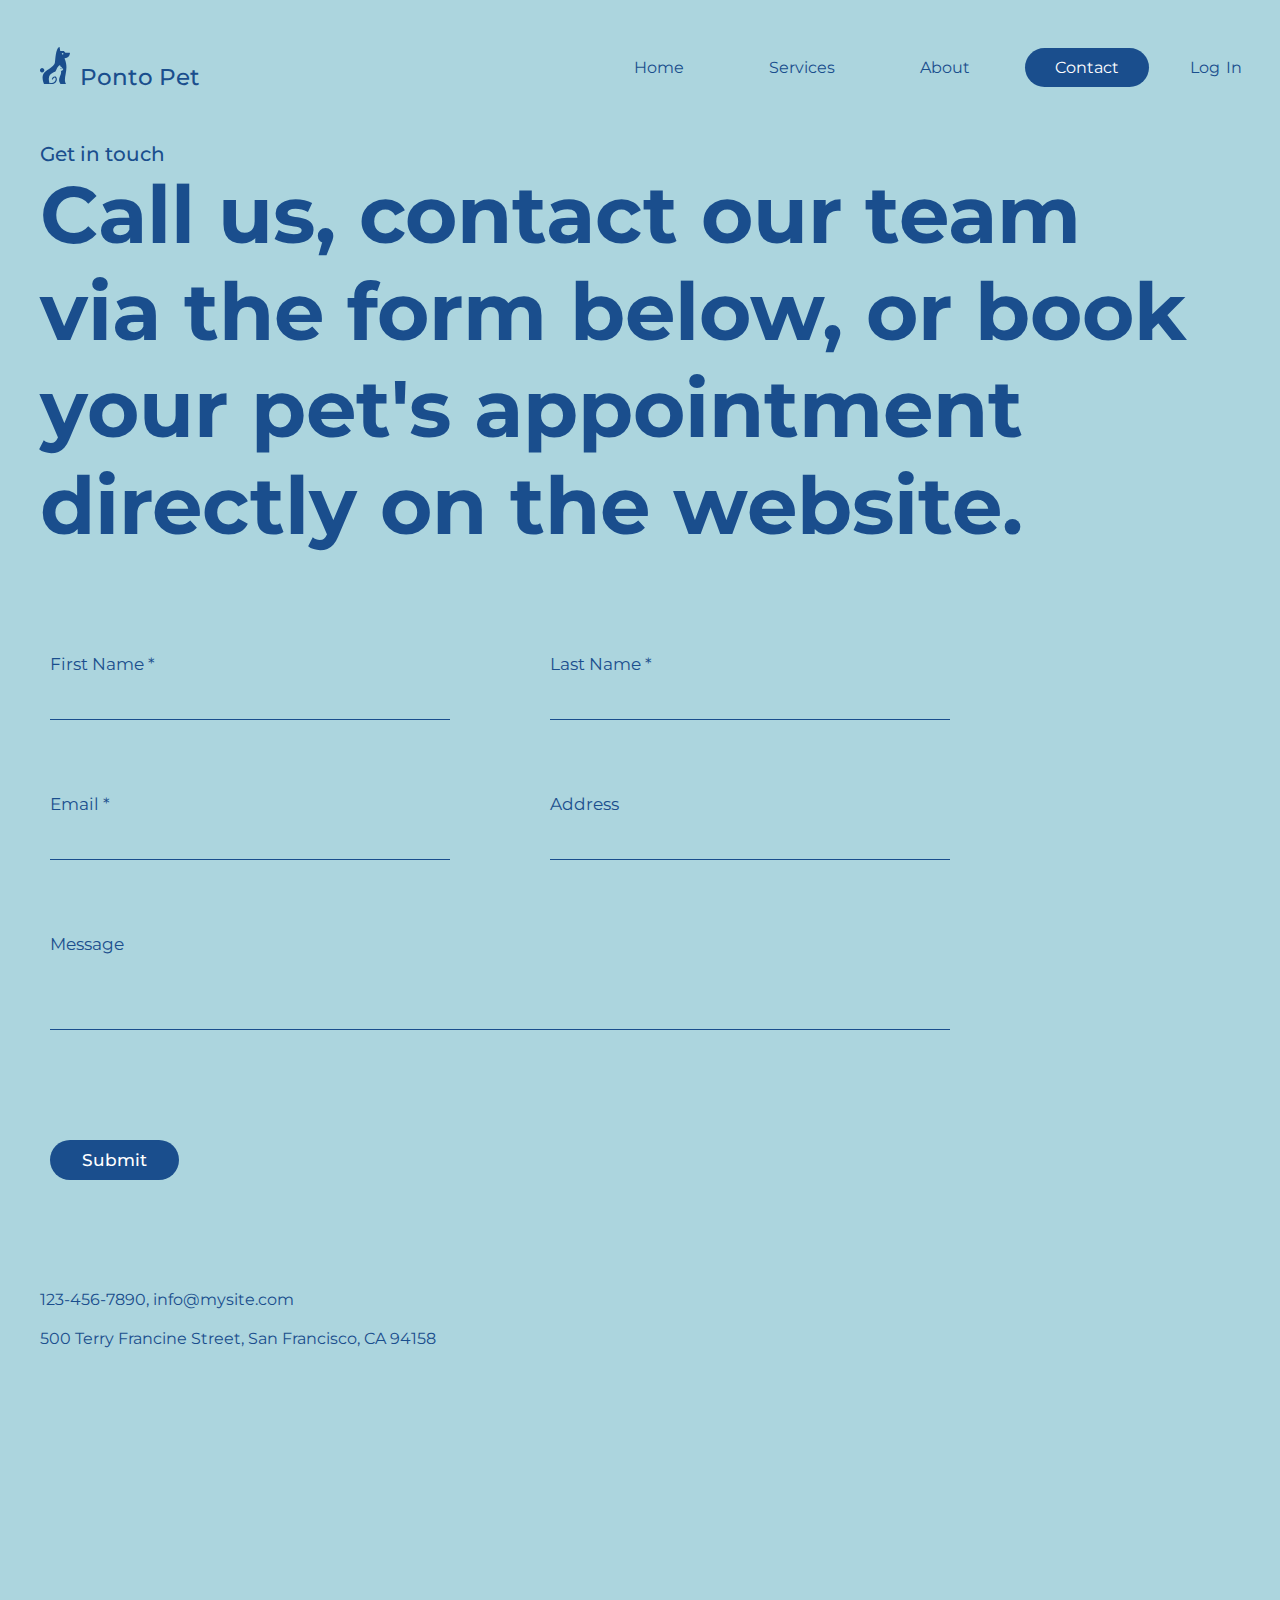
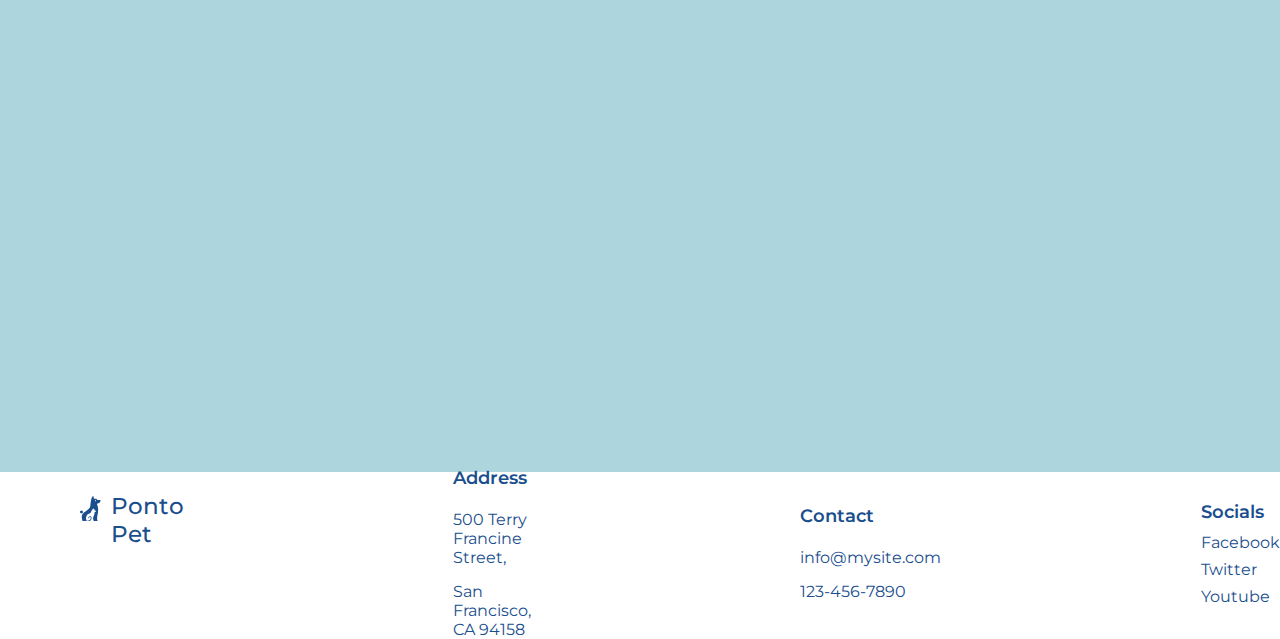
<file: contact.html>
<!DOCTYPE html>
<html lang="en">
<head>
    <meta charset="UTF-8">
    <meta name="viewport" content="width=device-width, initial-scale=1.0">
    <title>Document</title>
    <link rel="stylesheet" href="./myStyle.css">
    <link rel="stylesheet" href="./footer.css">
    <link rel="stylesheet" href="contact.css">
    <link rel="preconnect" href="https://fonts.googleapis.com">
    <link rel="preconnect" href="https://fonts.googleapis.com">
    <link rel="preconnect" href="https://fonts.gstatic.com" crossorigin>
    <link href="https://fonts.googleapis.com/css2?family=Open+Sans:ital,wght@0,300..800;1,300..800&display=swap" rel="stylesheet">
    <link rel="preconnect" href="https://fonts.gstatic.com" crossorigin>
<link href="https://fonts.googleapis.com/css2?family=Montserrat:ital,wght@0,100..900;1,100..900&display=swap" rel="stylesheet">
<link href="https://unpkg.com/aos@2.3.1/dist/aos.css" rel="stylesheet">
<link rel="stylesheet" href="https://www.wix.com/website-template/view/html/3144?originUrl=https%3A%2F%2Fwww.wix.com%2Fwebsite%2Ftemplates%2Fhtml%2Fall%2F4&tpClick=view_button&esi=ba851c33-8dcb-43ba-a735-d8553e409695">
<link rel="stylesheet" href="https://cdnjs.cloudflare.com/ajax/libs/font-awesome/6.5.2/css/all.min.css" integrity="sha512-SnH5WK+bZxgPHs44uWIX+LLJAJ9/2PkPKZ5QiAj6Ta86w+fsb2TkcmfRyVX3pBnMFcV7oQPJkl9QevSCWr3W6A==" crossorigin="anonymous" referrerpolicy="no-referrer" />



</head>
<body>


    <header>
        <nav>
            <div class="leftSide">
                <div class="firstSvg">
                    <svg preserveAspectRatio="xMidYMid meet" data-bbox="0.001 0.001 56.999 71" xmlns="http://www.w3.org/2000/svg" viewBox="0.001 0.001 56.999 71"  data-type="color" role="img" aria-label="Homepage"><defs><style>#comp-l07smqwi svg [data-color="1"] {fill: #1A4E8D;}</style></defs>
                        <g>
                            <path fill="#1A4E8D" d="M43.061 11.277a1.573 1.573 0 0 1 1.448.963 1.551 1.551 0 0 1-.34 1.7 1.57 1.57 0 0 1-2.675-1.104c0-.413.165-.81.459-1.102a1.571 1.571 0 0 1 1.108-.457Zm-3.135 28.787a.864.864 0 0 1 .796.53.853.853 0 0 1-.627 1.168.865.865 0 0 1-.884-.365.854.854 0 0 1 .386-1.267.864.864 0 0 1 .33-.066Zm-35.824.049a4.12 4.12 0 0 1 2.28.687 4.088 4.088 0 0 1 1.513 1.833 4.064 4.064 0 0 1-.889 4.45 4.124 4.124 0 0 1-4.472.886 4.1 4.1 0 0 1-1.842-1.504 4.069 4.069 0 0 1 .51-5.155 4.114 4.114 0 0 1 2.9-1.197ZM56.421 11.02h-7.697a.562.562 0 0 1-.41-.167L45.26 7.814a.56.56 0 0 0-.41-.168h-5.885a.576.576 0 0 1-.571-.48L37.249.484a.56.56 0 0 0-.338-.428.568.568 0 0 0-.54.029c-6.664 3.976-6.83 21.729-8 29.263-1.158 7.27-13.362 12.67-20.056 19.001a.37.37 0 0 0-.044.046c-4.76 5.599-3.539 13.415-2.083 18.23l.014.04 1.505 3.959a.565.565 0 0 0 .543.372h10.644c3.901 0 9.783-.238 12.44-6.304 1.149-2.619.864-5.19-.168-6.84a4.4 4.4 0 0 0-1.628-1.56 3.601 3.601 0 0 0-2.255-.398c-1.579.23-3.291 1.509-4.7 4.28a1.13 1.13 0 0 0 .505 1.524 1.146 1.146 0 0 0 1.53-.502c1.027-2.022 2.09-2.925 2.987-3.055.294-.044.594.009.855.15.317.184.582.447.768.762.686 1.09.843 2.85.024 4.732-2.157 4.924-7.442 4.949-10.758 4.947a.573.573 0 0 1-.554-.41c-.66-2.169-1.38-5.385-1.158-8.603.764-10.706 11.381-11.53 12.825-13.654l.01-.016c1.994-3.175 3.818-10.255 8.238-11.333a.584.584 0 0 1 .718.562v1.04a.565.565 0 0 0 .37.536c1.868.731 2.799 1.261 3.474 3.73a.556.556 0 0 0 .29.36c.337.168.774.38 1.136.564a.573.573 0 0 1 .302.654c-.415 1.676-1.905 2.85-3.625 3.055a.563.563 0 0 0-.401.236.549.549 0 0 0-.1.453c.418 2.04-.215 5.044-.687 6.253-2.707 6.94-5.125 12.024-.107 18.614a.56.56 0 0 0 .462.228h9.3a.581.581 0 0 0 .58-.592.575.575 0 0 0-.088-.29c-7.156-11.383 6.813-26.009-2.65-47.934a.575.575 0 0 1 .193-.698.584.584 0 0 1 .239-.1c5.73-1.007 9.117-3.764 9.736-9.727a.576.576 0 0 0-.576-.637v-.002Z" clip-rule="evenodd" fill-rule="evenodd" data-color="1"></path>
                        </g>
                    </svg>
                </div>
                    <div class="svgText">
                        <p>Ponto Pet</p>
                    </div>
            </div>
            <div class="rightSide">
                <ul>
                    <li class="lis"><a href="/index.html">Home</a></li>
                    <li class="lis"><a href="./services.html">Services</a></li>
                    <li class="lis"><a href="./about.html">About</a></li>
                    <li class="lis activePage"><a href="./contact.html">Contact</a></li>
                    <li class="diffLi"><i class="fa-regular fa-user firstIcon"></i> <a href="">Log</a> <a href="">In</a></li>
                </ul>
            </div>



            

        </nav>
        

    </header>

    <input type="checkbox" id="chek">


    <label for="chek" class="labelchek">
        <div class="burger">
            <div class="burgerLine l1"></div>
            <div class="burgerLine l2"></div>
            <div class="burgerLine l3"></div>
        </div>
    </label>


    <div class="rightSide2">
        <ul>
            <li class="lis"><a href="./index.html">Home</a></li>
            <li class="lis"><a href="./services.html">Services</a></li>
            <li class="lis"><a href="./about.html">About</a></li>
            <li class="lis activePage"><a href="./contact.html">Contact</a></li>
            <li class="diffLi"><i class="fa-regular fa-user firstIcon"></i> <a href="">Log In</a></li>
        </ul>
    </div>

<section class="contactS1">
    <div class="contactP1 p1h1">
        <p>Get in touch</p>
    </div>
    <div class="contactH1 p1h1">
        <h1>Call us, contact our team  <br>via the form below, or book <br> your pet's appointment <br> directly on the website.</h1>
        <h1 class="mobileH1">Call Us, contact our <br>
        team via the form <br>
        below, or book your <br>pet's appointment <br>
        directly on the <br>
        website.</h1>
    </div>
    
    <form action="">
        <div class="flNames">
            <div class="fName">
                <label for="">First Name *</label>
                <input required type="text">
            </div>
            <div class="lName">  
                <label for="">Last Name *</label>
                <input required type="text">
            </div>
        </div>
        <div class="mailNaddress">
            <div class="email">
                <label for="">Email *</label>
                <input required type="email">
            </div>
            <div class="address">
                <label for="">Address</label>
                <input type="text">
            </div>
        </div>
        <div class="messageSection">
            <div class="messages">
                <label for="">Message</label>
                <input type="text">
            </div>
        </div>
        
        <div class="contactButton">
            <input class="submitBtn" type="submit" >
        </div>
    </form>

    

    <div class="contactPtags">
        <p>123-456-7890, info@mysite.com</p>
        <p>500 Terry Francine Street, San Francisco, CA 94158</p>
    </div>

    <div class="contactIcons">
        <a href="https://www.facebook.com/wix"><i class="fa-brands fa-facebook"></i></a>
        <a href="https://www.twitter.com/wix"><i class="fa-brands fa-twitter"></i></a>
        <a href="https://www.youtube.com/user/Wix"><i class="fa-brands fa-youtube"></i></a>
    </div>

    <div class="contactMap">
        <iframe src="https://www.google.com/maps/embed?pb=!1m18!1m12!1m3!1d6307.052306403602!2d-122.41812154999998!3d37.77770745!2m3!1f0!2f0!3f0!3m2!1i1024!2i768!4f13.1!3m3!1m2!1s0x8085808eb456e2dd%3A0xcb1742ab59d38bda!2sCivic%20Center%2C%20San%20Francisco%2C%20CA%2094102%2C%20USA!5e0!3m2!1sen!2sge!4v1717525880624!5m2!1sen!2sge"  style="border:0;" allowfullscreen="" loading="lazy" referrerpolicy="no-referrer-when-downgrade"></iframe>
    </div>

</section>

    <footer>
        <div class="firstFooter">
            <div class="firstSvg">
                <svg preserveAspectRatio="xMidYMid meet" data-bbox="0.001 0.001 56.999 71" xmlns="http://www.w3.org/2000/svg" viewBox="0.001 0.001 56.999 71"  data-type="color" role="img" aria-label="Homepage"><defs><style>#comp-l07smqwi svg [data-color="1"] {fill: #1A4E8D;}</style></defs>
                    <g>
                        <path fill="#1A4E8D" d="M43.061 11.277a1.573 1.573 0 0 1 1.448.963 1.551 1.551 0 0 1-.34 1.7 1.57 1.57 0 0 1-2.675-1.104c0-.413.165-.81.459-1.102a1.571 1.571 0 0 1 1.108-.457Zm-3.135 28.787a.864.864 0 0 1 .796.53.853.853 0 0 1-.627 1.168.865.865 0 0 1-.884-.365.854.854 0 0 1 .386-1.267.864.864 0 0 1 .33-.066Zm-35.824.049a4.12 4.12 0 0 1 2.28.687 4.088 4.088 0 0 1 1.513 1.833 4.064 4.064 0 0 1-.889 4.45 4.124 4.124 0 0 1-4.472.886 4.1 4.1 0 0 1-1.842-1.504 4.069 4.069 0 0 1 .51-5.155 4.114 4.114 0 0 1 2.9-1.197ZM56.421 11.02h-7.697a.562.562 0 0 1-.41-.167L45.26 7.814a.56.56 0 0 0-.41-.168h-5.885a.576.576 0 0 1-.571-.48L37.249.484a.56.56 0 0 0-.338-.428.568.568 0 0 0-.54.029c-6.664 3.976-6.83 21.729-8 29.263-1.158 7.27-13.362 12.67-20.056 19.001a.37.37 0 0 0-.044.046c-4.76 5.599-3.539 13.415-2.083 18.23l.014.04 1.505 3.959a.565.565 0 0 0 .543.372h10.644c3.901 0 9.783-.238 12.44-6.304 1.149-2.619.864-5.19-.168-6.84a4.4 4.4 0 0 0-1.628-1.56 3.601 3.601 0 0 0-2.255-.398c-1.579.23-3.291 1.509-4.7 4.28a1.13 1.13 0 0 0 .505 1.524 1.146 1.146 0 0 0 1.53-.502c1.027-2.022 2.09-2.925 2.987-3.055.294-.044.594.009.855.15.317.184.582.447.768.762.686 1.09.843 2.85.024 4.732-2.157 4.924-7.442 4.949-10.758 4.947a.573.573 0 0 1-.554-.41c-.66-2.169-1.38-5.385-1.158-8.603.764-10.706 11.381-11.53 12.825-13.654l.01-.016c1.994-3.175 3.818-10.255 8.238-11.333a.584.584 0 0 1 .718.562v1.04a.565.565 0 0 0 .37.536c1.868.731 2.799 1.261 3.474 3.73a.556.556 0 0 0 .29.36c.337.168.774.38 1.136.564a.573.573 0 0 1 .302.654c-.415 1.676-1.905 2.85-3.625 3.055a.563.563 0 0 0-.401.236.549.549 0 0 0-.1.453c.418 2.04-.215 5.044-.687 6.253-2.707 6.94-5.125 12.024-.107 18.614a.56.56 0 0 0 .462.228h9.3a.581.581 0 0 0 .58-.592.575.575 0 0 0-.088-.29c-7.156-11.383 6.813-26.009-2.65-47.934a.575.575 0 0 1 .193-.698.584.584 0 0 1 .239-.1c5.73-1.007 9.117-3.764 9.736-9.727a.576.576 0 0 0-.576-.637v-.002Z" clip-rule="evenodd" fill-rule="evenodd" data-color="1"></path>
                    </g>
                </svg>
            </div>
            <div class="svgText">
                <p>Ponto Pet</p>
            </div>
        </div> 
        <div class="addressFooter">
            <p class="mainP">Address</p>
            <p>500 Terry Francine Street, </p>
            <p>San Francisco, CA 94158</p>
        </div> 
        <div class="contactFooter">
            <p class="mainP">Contact</p>
            <p>info@mysite.com </p>
            <p>123-456-7890</p>
        </div>      
        <div class="socialsFooter">
            <p class="mainP">Socials</p>
            <ul>
                <li><a href="">Facebook</a></li>
                <li><a href="">Twitter</a></li>
                <li><a href="">Youtube</a></li>
            </ul>
        </div>
    </footer>

    
</body>
</html>
</file>
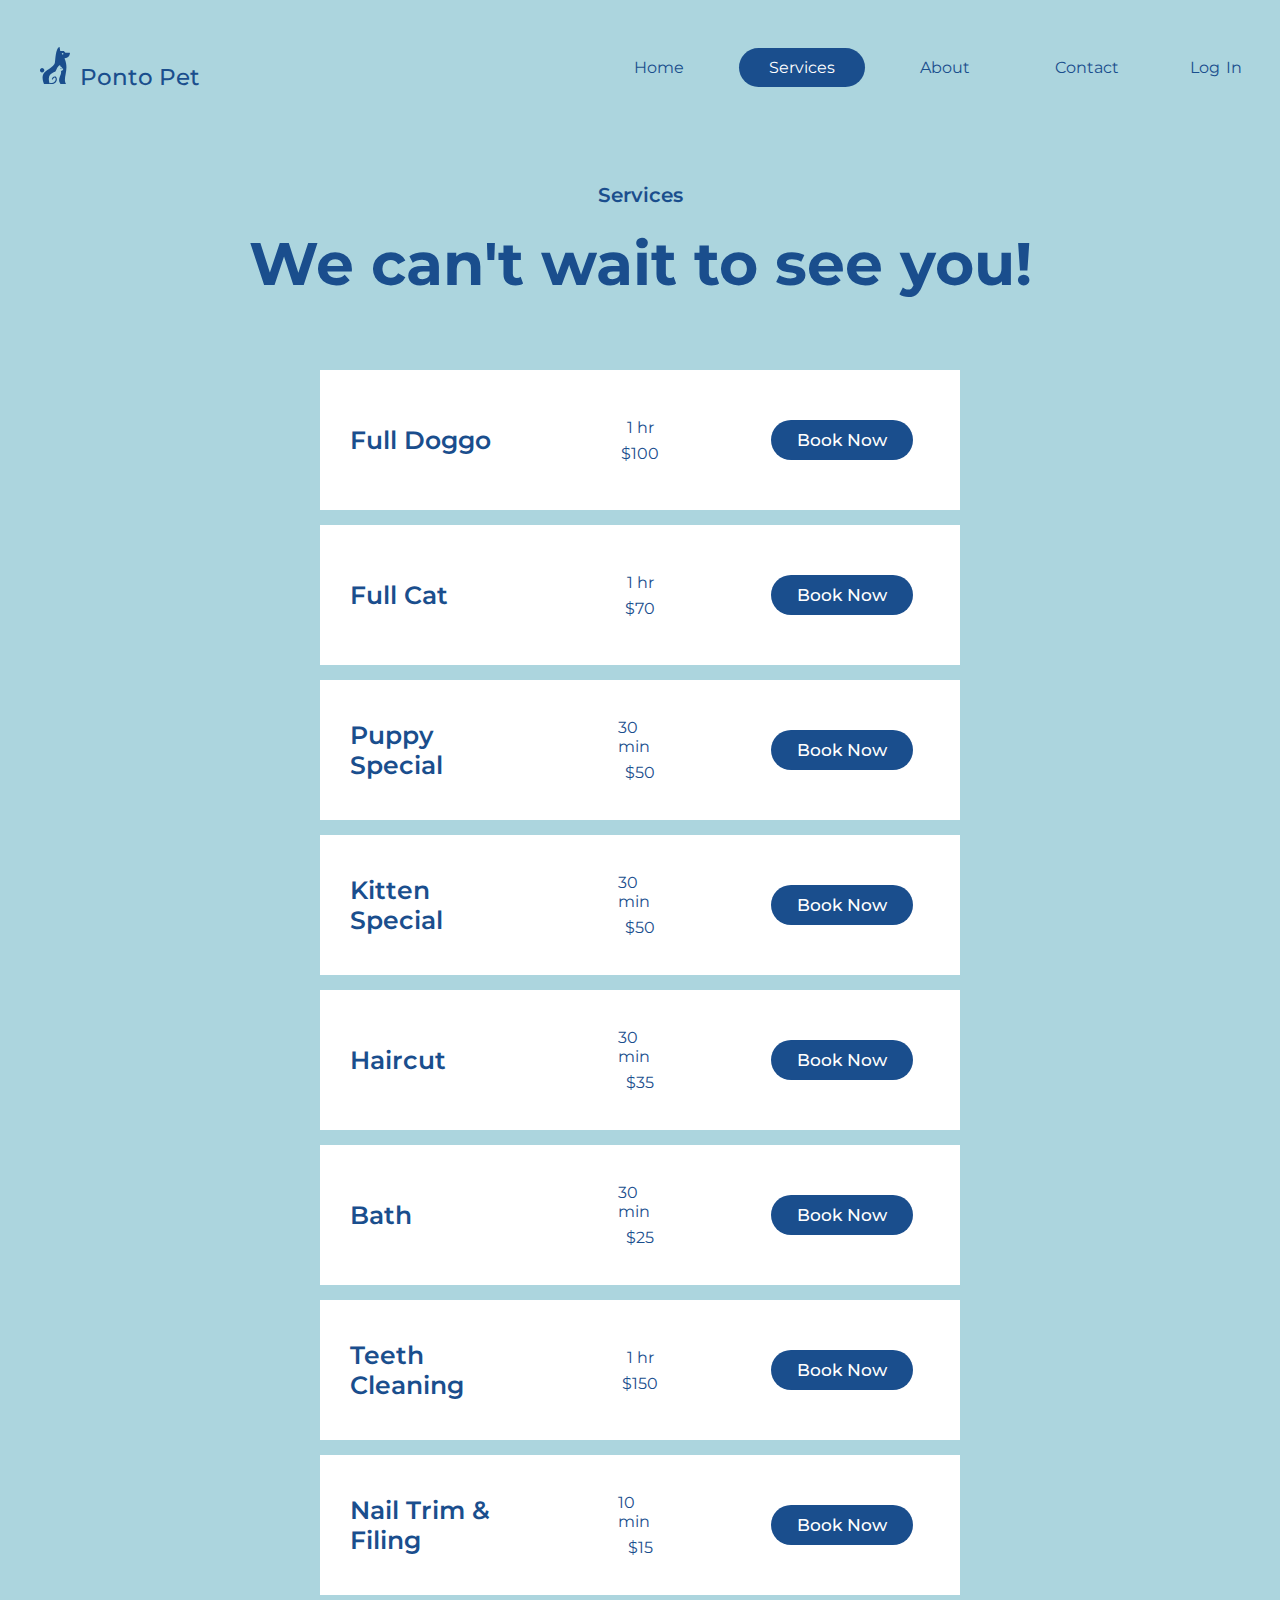
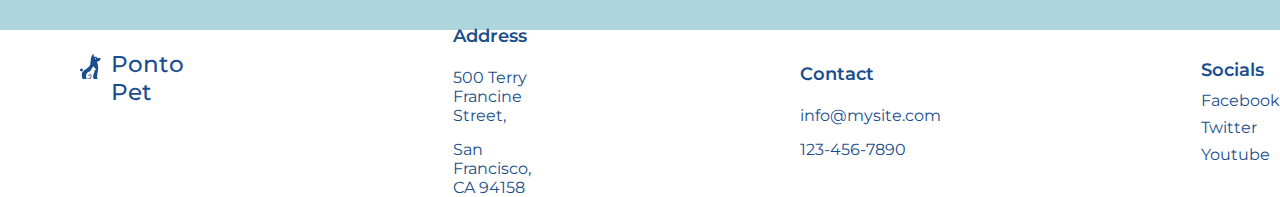
<file: services.html>
<!DOCTYPE html>
<html lang="en">
<head>
    <meta charset="UTF-8">
    <meta name="viewport" content="width=device-width, initial-scale=1.0">
    <title>Document</title>
    <link rel="stylesheet" href="./myStyle.css">
    <link rel="stylesheet" href="./footer.css">
    <link rel="stylesheet" href="./services.css">
    <link rel="stylesheet" href="https://cdnjs.cloudflare.com/ajax/libs/font-awesome/6.5.2/css/all.min.css" integrity="sha512-SnH5WK+bZxgPHs44uWIX+LLJAJ9/2PkPKZ5QiAj6Ta86w+fsb2TkcmfRyVX3pBnMFcV7oQPJkl9QevSCWr3W6A==" crossorigin="anonymous" referrerpolicy="no-referrer" />
    <link rel="preconnect" href="https://fonts.googleapis.com">
    <link rel="preconnect" href="https://fonts.googleapis.com">
<link rel="preconnect" href="https://fonts.gstatic.com" crossorigin>
<link href="https://fonts.googleapis.com/css2?family=Open+Sans:ital,wght@0,300..800;1,300..800&display=swap" rel="stylesheet">
<link rel="preconnect" href="https://fonts.gstatic.com" crossorigin>
<link href="https://fonts.googleapis.com/css2?family=Montserrat:ital,wght@0,100..900;1,100..900&display=swap" rel="stylesheet">
<link href="https://unpkg.com/aos@2.3.1/dist/aos.css" rel="stylesheet">
<link rel="stylesheet" href="https://www.wix.com/website-template/view/html/3144?originUrl=https%3A%2F%2Fwww.wix.com%2Fwebsite%2Ftemplates%2Fhtml%2Fall%2F4&tpClick=view_button&esi=ba851c33-8dcb-43ba-a735-d8553e409695">
</head>
<body>
    <header>
        <nav>
            <div class="leftSide">
                <div class="firstSvg">
                    <svg preserveAspectRatio="xMidYMid meet" data-bbox="0.001 0.001 56.999 71" xmlns="http://www.w3.org/2000/svg" viewBox="0.001 0.001 56.999 71"  data-type="color" role="img" aria-label="Homepage"><defs><style>#comp-l07smqwi svg [data-color="1"] {fill: #1A4E8D;}</style></defs>
                        <g>
                            <path fill="#1A4E8D" d="M43.061 11.277a1.573 1.573 0 0 1 1.448.963 1.551 1.551 0 0 1-.34 1.7 1.57 1.57 0 0 1-2.675-1.104c0-.413.165-.81.459-1.102a1.571 1.571 0 0 1 1.108-.457Zm-3.135 28.787a.864.864 0 0 1 .796.53.853.853 0 0 1-.627 1.168.865.865 0 0 1-.884-.365.854.854 0 0 1 .386-1.267.864.864 0 0 1 .33-.066Zm-35.824.049a4.12 4.12 0 0 1 2.28.687 4.088 4.088 0 0 1 1.513 1.833 4.064 4.064 0 0 1-.889 4.45 4.124 4.124 0 0 1-4.472.886 4.1 4.1 0 0 1-1.842-1.504 4.069 4.069 0 0 1 .51-5.155 4.114 4.114 0 0 1 2.9-1.197ZM56.421 11.02h-7.697a.562.562 0 0 1-.41-.167L45.26 7.814a.56.56 0 0 0-.41-.168h-5.885a.576.576 0 0 1-.571-.48L37.249.484a.56.56 0 0 0-.338-.428.568.568 0 0 0-.54.029c-6.664 3.976-6.83 21.729-8 29.263-1.158 7.27-13.362 12.67-20.056 19.001a.37.37 0 0 0-.044.046c-4.76 5.599-3.539 13.415-2.083 18.23l.014.04 1.505 3.959a.565.565 0 0 0 .543.372h10.644c3.901 0 9.783-.238 12.44-6.304 1.149-2.619.864-5.19-.168-6.84a4.4 4.4 0 0 0-1.628-1.56 3.601 3.601 0 0 0-2.255-.398c-1.579.23-3.291 1.509-4.7 4.28a1.13 1.13 0 0 0 .505 1.524 1.146 1.146 0 0 0 1.53-.502c1.027-2.022 2.09-2.925 2.987-3.055.294-.044.594.009.855.15.317.184.582.447.768.762.686 1.09.843 2.85.024 4.732-2.157 4.924-7.442 4.949-10.758 4.947a.573.573 0 0 1-.554-.41c-.66-2.169-1.38-5.385-1.158-8.603.764-10.706 11.381-11.53 12.825-13.654l.01-.016c1.994-3.175 3.818-10.255 8.238-11.333a.584.584 0 0 1 .718.562v1.04a.565.565 0 0 0 .37.536c1.868.731 2.799 1.261 3.474 3.73a.556.556 0 0 0 .29.36c.337.168.774.38 1.136.564a.573.573 0 0 1 .302.654c-.415 1.676-1.905 2.85-3.625 3.055a.563.563 0 0 0-.401.236.549.549 0 0 0-.1.453c.418 2.04-.215 5.044-.687 6.253-2.707 6.94-5.125 12.024-.107 18.614a.56.56 0 0 0 .462.228h9.3a.581.581 0 0 0 .58-.592.575.575 0 0 0-.088-.29c-7.156-11.383 6.813-26.009-2.65-47.934a.575.575 0 0 1 .193-.698.584.584 0 0 1 .239-.1c5.73-1.007 9.117-3.764 9.736-9.727a.576.576 0 0 0-.576-.637v-.002Z" clip-rule="evenodd" fill-rule="evenodd" data-color="1"></path>
                        </g>
                    </svg>
                </div>
                    <div class="svgText">
                        <p>Ponto Pet</p>
                    </div>
            </div>
            <div class="rightSide">
                <ul>
                    <li class="lis"><a href="./index.html">Home</a></li>
                    <li class="lis activePage"><a href="./services.html">Services</a></li>
                    <li class="lis"><a href="./about.html">About</a></li>
                    <li class="lis"><a href="./contact.html">Contact</a></li>
                    <li class="diffLi"><i class="fa-regular fa-user firstIcon"></i> <a href="">Log</a> <a href="">In</a></li>
                </ul>
            </div>



            

        </nav>
        

    </header>

    <input type="checkbox" id="chek">


    <label for="chek" class="labelchek">
        <div class="burger">
            <div class="burgerLine l1"></div>
            <div class="burgerLine l2"></div>
            <div class="burgerLine l3"></div>
        </div>
    </label>


    <div class="rightSide2">
        <ul>
            <li class="lis"><a href="./index.html">Home</a></li>
            <li class="lis activePage"><a href="./services.html">Services</a></li>
            <li class="lis"><a href="./about.html">About</a></li>
            <li class="lis"><a href="./contact.html">Contact</a></li>
            <li class="diffLi"><i class="fa-regular fa-user firstIcon"></i> <a href="">Log In</a></li>
        </ul>
    </div>


<section class="sectionService">

    <input type="checkbox" id="chekk">  
    <input type="checkbox" name="checkedd" id="">

    <div class="calendarss">

        <div class="calendarBox">
            <label for="chekk">
            <div class="backButton">Back</div>
            </label>
            
            <div class="calendarPs">
                <div class="calendarFirstP">
                    <p>Full Doggo</p>
                </div>
                <div class="calendarSecondP">
                    <p>Check out our availability and book the date and time that works for you</p>
                </div>
            </div>
            <div class="dateNtimeZone">
                <div class="forBorder">
                <div class="dateTime">
                    <p>Select a Date and Time</p>
                </div>
                <div class="timeZone">
                    <div class="timeZoneCont">
                        <label for="zone">Timezone:</label>
                        <select name="zone" id="zone">
                            <option value="PDT">Pacific Daylight Time (PDT)</option>
                            <option value="GST">Georgia Standart Time (GMT+4)</option>
                        </select>
                    </div>
                </div>
                </div>
                <div class="serviceDetails">
                    <p>Service Details</p>
                </div>
            </div>
            <div class="calendarBooking">
                <div class="actualCalendar">
                    <input type="date" name="" id="">
                </div>
                <div class="bookingDay">
                    <p>Monday, June 24 <br>
                    No availability</p>

                    <button>Check Next Availability</button>
                </div>
                <button class="btnCalendar" >Next</button>
            </div>
        </div>
    </div>


    


    <div class="serviceText">
    <p class="servicesP">Services</p>
    <h1 class="serviceH1">We can't wait to see you!</h1>
    </div>
     <div class="bookingClass">
        
        <div class="bookings">
            <div class="firstAdiv">
            <a class="firstA" href="">Full Doggo</a>
            </div>
            <div class="pTags">
                <p>1 hr</p>
                <p>$100</p>
            </div>
                <label for="chekk">
                    <div class="secondA">Book Now</div>
                </label>
        </div>
        <div class="bookings">
            <div class="firstAdiv">
                <a class="firstA" href="">Full Cat</a>
            </div>
            <div class="pTags">
                <p>1 hr</p>
                <p>$70</p>
            </div>
            <label for="chekk">
                <div class="secondA">Book Now</div>
            </label>
        </div>
        <div class="bookings">
            <div class="firstAdiv">
                <a class="firstA" href="">Puppy Special</a>
            </div>
            <div class="pTags">
                <p>30 min</p>
                <p>$50</p>
            </div>
            <label for="chekk">
                <div class="secondA">Book Now</div>
            </label>
        </div>
        <div class="bookings">
            <div class="firstAdiv">
                <a class="firstA" href="">Kitten Special</a>
            </div>
            <div class="pTags">
                <p>30 min</p>
                <p>$50</p>
            </div>
            <label for="chekk">
                <div class="secondA">Book Now</div>
            </label>
        </div>
        <div class="bookings">
            <div class="firstAdiv">
                <a class="firstA" href="">Haircut</a>
            </div>
            <div class="pTags">
                <p>30 min</p>
                <p>$35</p>
            </div>
            <label for="chekk">
                <div class="secondA">Book Now</div>
            </label>
        </div>
        <div class="bookings">
            <div class="firstAdiv">
                <a class="firstA" href="">Bath</a>
            </div>
            <div class="pTags">
                <p>30 min</p>
                <p>$25</p>
            </div>
            <label for="chekk">
                <div class="secondA">Book Now</div>
            </label>
        </div>
        <div class="bookings">
            <div class="firstAdiv">
                <a class="firstA" href="">Teeth Cleaning</a>
            </div>
            <div class="pTags">
                <p>1 hr</p>
                <p>$150</p>
            </div>
            <label for="chekk">
                <div class="secondA">Book Now</div>
            </label>
        </div>
        <div class="bookings">
            <div class="firstAdiv">
                <a class="firstA" href="">Nail Trim & Filing</a>
            </div>
            <div class="pTags">
                <p>10 min</p>
                <p>$15</p>
            </div>
            <label for="chekk">
                <div class="secondA">Book Now</div>
            </label>
        </div>

    </div>

    

</section>






</main>

    <footer>
        <div class="firstFooter">
            <div class="firstSvg">
                <svg preserveAspectRatio="xMidYMid meet" data-bbox="0.001 0.001 56.999 71" xmlns="http://www.w3.org/2000/svg" viewBox="0.001 0.001 56.999 71"  data-type="color" role="img" aria-label="Homepage"><defs><style>#comp-l07smqwi svg [data-color="1"] {fill: #1A4E8D;}</style></defs>
                    <g>
                        <path fill="#1A4E8D" d="M43.061 11.277a1.573 1.573 0 0 1 1.448.963 1.551 1.551 0 0 1-.34 1.7 1.57 1.57 0 0 1-2.675-1.104c0-.413.165-.81.459-1.102a1.571 1.571 0 0 1 1.108-.457Zm-3.135 28.787a.864.864 0 0 1 .796.53.853.853 0 0 1-.627 1.168.865.865 0 0 1-.884-.365.854.854 0 0 1 .386-1.267.864.864 0 0 1 .33-.066Zm-35.824.049a4.12 4.12 0 0 1 2.28.687 4.088 4.088 0 0 1 1.513 1.833 4.064 4.064 0 0 1-.889 4.45 4.124 4.124 0 0 1-4.472.886 4.1 4.1 0 0 1-1.842-1.504 4.069 4.069 0 0 1 .51-5.155 4.114 4.114 0 0 1 2.9-1.197ZM56.421 11.02h-7.697a.562.562 0 0 1-.41-.167L45.26 7.814a.56.56 0 0 0-.41-.168h-5.885a.576.576 0 0 1-.571-.48L37.249.484a.56.56 0 0 0-.338-.428.568.568 0 0 0-.54.029c-6.664 3.976-6.83 21.729-8 29.263-1.158 7.27-13.362 12.67-20.056 19.001a.37.37 0 0 0-.044.046c-4.76 5.599-3.539 13.415-2.083 18.23l.014.04 1.505 3.959a.565.565 0 0 0 .543.372h10.644c3.901 0 9.783-.238 12.44-6.304 1.149-2.619.864-5.19-.168-6.84a4.4 4.4 0 0 0-1.628-1.56 3.601 3.601 0 0 0-2.255-.398c-1.579.23-3.291 1.509-4.7 4.28a1.13 1.13 0 0 0 .505 1.524 1.146 1.146 0 0 0 1.53-.502c1.027-2.022 2.09-2.925 2.987-3.055.294-.044.594.009.855.15.317.184.582.447.768.762.686 1.09.843 2.85.024 4.732-2.157 4.924-7.442 4.949-10.758 4.947a.573.573 0 0 1-.554-.41c-.66-2.169-1.38-5.385-1.158-8.603.764-10.706 11.381-11.53 12.825-13.654l.01-.016c1.994-3.175 3.818-10.255 8.238-11.333a.584.584 0 0 1 .718.562v1.04a.565.565 0 0 0 .37.536c1.868.731 2.799 1.261 3.474 3.73a.556.556 0 0 0 .29.36c.337.168.774.38 1.136.564a.573.573 0 0 1 .302.654c-.415 1.676-1.905 2.85-3.625 3.055a.563.563 0 0 0-.401.236.549.549 0 0 0-.1.453c.418 2.04-.215 5.044-.687 6.253-2.707 6.94-5.125 12.024-.107 18.614a.56.56 0 0 0 .462.228h9.3a.581.581 0 0 0 .58-.592.575.575 0 0 0-.088-.29c-7.156-11.383 6.813-26.009-2.65-47.934a.575.575 0 0 1 .193-.698.584.584 0 0 1 .239-.1c5.73-1.007 9.117-3.764 9.736-9.727a.576.576 0 0 0-.576-.637v-.002Z" clip-rule="evenodd" fill-rule="evenodd" data-color="1"></path>
                    </g>
                </svg>
            </div>
            <div class="svgText">
                <p>Ponto Pet</p>
            </div>
        </div> 
        <div class="addressFooter">
            <p class="mainP">Address</p>
            <p>500 Terry Francine Street, </p>
            <p>San Francisco, CA 94158</p>
        </div> 
        <div class="contactFooter">
            <p class="mainP">Contact</p>
            <p>info@mysite.com </p>
            <p>123-456-7890</p>
        </div>      
        <div class="socialsFooter">
            <p class="mainP">Socials</p>
            <ul>
                <li><a href="">Facebook</a></li>
                <li><a href="">Twitter</a></li>
                <li><a href="">Youtube</a></li>
            </ul>
        </div>
    </footer>




    <script src="https://unpkg.com/aos@2.3.1/dist/aos.js"></script>
    <script>
        AOS.init();
    </script>
</body>
</html>
</file>
<file: myStyle.css>
* {
  margin: 0;
  padding: 0;
  box-sizing: border-box;
}

nav .rightSide ul .activePage {
  background-color: #1A4E8D;
}
nav .rightSide ul .activePage a {
  color: white !important;
}

html {
  scroll-behavior: smooth;
}

@keyframes fadeIn {
  0% {
    opacity: 0;
  }
  100% {
    opacity: 1;
  }
}
body {
  display: flex;
  flex-direction: column;
  overflow-x: hidden;
}

nav {
  position: absolute;
  margin: 0;
  width: 100%;
  height: 15vh;
  display: flex;
  background-color: #ACD5DE;
}
nav .leftSide {
  display: flex;
  width: 50%;
  align-items: center;
  gap: 10px;
  margin-left: 40px;
}
nav .leftSide .firstSvg {
  width: 30px;
  color: black;
}
nav .leftSide .svgText {
  font-family: Montserrat;
  color: #1A4E8D;
  font-size: 23px;
  margin-top: 19px;
  font-weight: 500;
}
nav .rightSide {
  width: 50%;
  display: flex;
  justify-content: end;
  margin-right: 3%;
}
nav .rightSide ul {
  display: flex;
  align-items: center;
  list-style-type: none;
  gap: 25px;
}
nav .rightSide ul li {
  font-family: Montserrat;
  transition: 1s;
}
nav .rightSide ul .diffLi {
  color: #1A4E8D;
  display: flex;
  gap: 6px;
}
nav .rightSide ul .diffLi .firstIcon {
  margin-right: 10px;
  margin-top: 2px;
}
nav .rightSide ul .diffLi a {
  text-decoration: none;
  color: #1A4E8D;
  font-family: Montserrat;
  transition: 1s;
}
nav .rightSide ul .diffLi:hover a {
  color: rgba(26, 78, 141, 0.631372549);
}
nav .rightSide ul .lis {
  padding: 10px 30px 10px 30px;
  border-radius: 25px;
}
nav .rightSide ul .lis:hover {
  background-color: #1A4E8D;
  transition: 0.5s;
}
nav .rightSide ul .lis:hover a {
  color: aliceblue;
  transition: 0.5s;
}
nav .rightSide ul .lis a {
  text-decoration: none;
  color: #1A4E8D;
}

#chek {
  display: none;
}

.rightSide2 {
  display: none;
}

.sectionMain {
  padding-top: 145px;
  background-color: #ACD5DE;
  display: flex;
  height: 629px;
  gap: 450px;
}
.sectionMain .sectionText {
  display: flex;
  flex-direction: column;
  font-family: Montserrat;
  color: #1A4E8D;
  margin-left: 40px;
  animation: fadeIn 1.5s linear 1;
}
.sectionMain .sectionText .sectionH1 {
  font-size: 70px;
}
.sectionMain .sectionText .sectionP {
  font-size: 22px;
}
.sectionMain .sectionImg {
  margin-top: 70px;
  animation: fadeIn 1.5s linear 1;
  position: relative;
}
.sectionMain .sectionImg img {
  position: absolute;
}

.main1 {
  display: flex;
  flex-direction: column;
  align-items: center;
}
.main1 .mainH1 {
  display: flex;
  justify-content: center;
  font-family: Montserrat;
  margin-top: 70px;
  color: #1A4E8D;
  animation: fadeIn 2s linear 1;
}
.main1 .mainH1 h1 {
  font-size: 60px;
}
.main1 .mainSvgs {
  display: flex;
  justify-content: center;
  display: flex;
  gap: 30px;
  margin-top: 35px;
}
.main1 .mainSvgs .firstSvg {
  display: flex;
}
.main1 .mainSvgs .firstSvg p {
  margin-top: 13px;
  font-family: Montserrat;
  color: #1A4E8D;
}
.main1 .mainSvgs .firstSvg p {
  margin-left: 7px;
}
.main1 .mainSvgs .secondSvg {
  display: flex;
}
.main1 .mainSvgs .secondSvg p {
  margin-top: 13px;
  font-family: Montserrat;
  color: #1A4E8D;
}
.main1 .mainSvgs .thirdSvg {
  display: flex;
}
.main1 .mainSvgs .thirdSvg p {
  margin-top: 13px;
  font-family: Montserrat;
  color: #1A4E8D;
}
.main1 .mainButton {
  display: flex;
  justify-content: center;
  padding: 13px 30px 13px 30px;
  border-radius: 25px;
  margin-top: 40px;
  background-color: #1A4E8D;
  transition: 0.5s;
}
.main1 .mainButton:hover {
  background-color: #143a68;
  transition: 0.5s;
}
.main1 .mainButton a {
  text-decoration: none;
  color: #ffffff;
  font-family: Montserrat;
  font-weight: 500;
}
.main1 .slide {
  display: none;
}
.main1 .imgDivs {
  display: flex;
  gap: 18px;
  margin-top: 60px;
  margin-bottom: 50px;
}
.main1 .imgDivs .imgBox {
  overflow: hidden;
  border-radius: 12px;
}
.main1 .imgDivs img {
  height: 239px;
  width: 359px;
  border-radius: 12px;
  transition: 1s;
}
.main1 .imgDivs img:hover {
  transform: scale(1.1);
}

.main2 {
  display: flex;
  justify-content: center;
  flex-direction: column;
  background-color: #ACD5DE;
}
.main2 .main2H1 {
  display: flex;
  flex-direction: column;
  align-items: center;
  font-family: Montserrat;
  font-size: 35px;
  color: #1A4E8D;
  margin-bottom: 55px;
  margin-top: 60px;
  transition: 1s;
}
.main2 .testimonials {
  display: flex;
  justify-content: center;
  gap: 145px;
  margin-bottom: 150px;
  flex-wrap: wrap;
}
.main2 .testimonials .testimonial {
  display: flex;
  flex-direction: column;
  background-color: #FFFFFF;
  width: 322px;
  height: 40vh;
  border-radius: 12px;
}
.main2 .testimonials .testimonial .testimonialCont {
  margin-left: 15px;
  padding-left: 15px;
  display: flex;
  flex-direction: column;
  gap: 40px;
}
.main2 .testimonials .testimonial .testimonialCont .photoBox {
  margin-top: 25px;
}
.main2 .testimonials .testimonial .testimonialCont .photoBox img {
  background-color: #D1F6FF;
  border-radius: 50%;
}
.main2 .testimonials .testimonial .testimonialCont .testimonialText {
  font-family: Montserrat;
  font-size: 20px;
  font-weight: 300;
  color: #1A4E8D;
}
.main2 .testimonials .testimonial .testimonialCont .testimonialPerson {
  font-family: Montserrat;
  color: #1A4E8D;
  font-size: 20px;
  font-weight: 600;
}
.main2 .testimonials .testimonial2 {
  margin-top: 100px;
}

.main3 {
  background-color: #1A4E8D;
  display: flex;
  flex-direction: column;
  align-items: center;
}
.main3 .main3H1 {
  display: flex;
  flex-direction: column;
  align-items: center;
  font-family: Montserrat;
  color: white;
  font-size: 30px;
  margin-top: 140px;
  margin-bottom: 40px;
  transition: 1s;
}
.main3 .main3Btn {
  padding: 13px 30px 13px 30px;
  border-radius: 25px;
  background-color: white;
  margin-bottom: 80px;
  transition: 0.5s;
}
.main3 .main3Btn:hover {
  background-color: #ACD5DE;
}
.main3 .main3Btn a {
  text-decoration: none;
  color: #1A4E8D;
  font-family: Montserrat;
  font-weight: 400;
  transition: 0.5s;
}
.main3 .main3Imgs {
  display: flex;
  gap: 30px;
  margin-bottom: 40px;
  flex-wrap: wrap;
}
.main3 .main3Imgs .imgBox {
  overflow: hidden;
}
.main3 .main3Imgs .imgBox img {
  width: 350px;
  height: 339px;
  transform: scale(1.2);
}

@media screen and (max-width: 576px) {
  .sectionMain {
    display: flex;
    flex-direction: column;
    padding-top: 30px;
    gap: 0;
    position: relative;
    z-index: -1;
    height: 525px;
  }
  .sectionMain .sectionText {
    display: flex;
    flex-direction: column-reverse;
    margin-left: 43px;
  }
  .sectionMain .sectionText .sectionH1 {
    font-size: 65px;
  }
  .sectionMain .sectionImg {
    margin-top: 0;
    position: relative;
    padding-bottom: 234px;
  }
  .sectionMain .sectionImg img {
    width: 480px;
    position: absolute;
    top: -1px;
    left: 6px;
  }
  .main1 .mainH1 h1 {
    font-size: 48px;
  }
  .main1 .mainSvgs {
    flex-direction: column;
  }
  .main1 .mainSvgs .svgs {
    flex-direction: column;
    align-items: center;
  }
  .main1 .imgDivs {
    display: none;
  }
  .main1 .slide {
    display: block;
    margin-top: 65px;
    margin-bottom: 20px;
  }
  .main2 .main2H1 h1 {
    font-size: 50px;
    padding-bottom: 30px;
  }
  .main2 .testimonials {
    flex-direction: column;
    align-items: center;
    height: 1337px;
    flex-wrap: nowrap;
  }
  .main2 .testimonials .testimonial2 {
    margin-top: 0;
  }
  .main2 .testimonials .testimonial {
    height: 43vh;
  }
  .main2 .testimonials .testimonial .testimonialCont .testimonialPerson {
    margin-top: 0;
  }
  .main3 .main3H1 {
    margin-top: 60px;
  }
  .main3 .main3H1 h1 {
    font-size: 40px;
  }
  .main3 .main3Imgs {
    flex-direction: column;
    flex-wrap: nowrap;
  }
  .main3 .main3Imgs .imgBox {
    width: 450px;
    animation: fadeIn 2s linear 1;
  }
  .main3 .main3Imgs .imgBox img {
    width: 450px;
  }
}
@media screen and (max-width: 900px) {
  nav {
    background-color: transparent;
  }
  nav .rightSide {
    visibility: hidden;
  }
  .labelchek {
    display: flex;
    justify-content: end;
    position: relative;
    z-index: 600;
    cursor: pointer;
  }
  .labelchek .burger {
    width: 55px;
    height: 50px;
    margin-top: 70px;
  }
  .labelchek .burger .burgerLine {
    width: 40px;
    height: 3px;
    margin-top: 9px;
    border-radius: 8px;
    background-color: black;
  }
  .labelchek .burger .l1 {
    transition: 1s;
  }
  .labelchek .burger .l3 {
    transition: 1s;
  }
  #chek:checked ~ .rightSide2 {
    display: block;
    width: 100%;
    height: 100vh;
    background-color: #ACD5DE;
    position: fixed;
    z-index: 500;
    animation: fadeIn 1s linear 1;
  }
  #chek:checked ~ .rightSide2 ul {
    display: flex;
    flex-direction: column;
    list-style-type: none;
    align-items: center;
    justify-content: center;
    gap: 50px;
    margin-top: 185px;
    padding-left: 0px !important;
  }
  #chek:checked ~ .rightSide2 ul li {
    display: flex;
    justify-content: center;
    align-items: center;
    font-family: Montserrat;
    font-size: 20px;
    width: 100%;
    height: 70px;
  }
  #chek:checked ~ .rightSide2 ul .lis {
    order: 5;
  }
  #chek:checked ~ .rightSide2 ul .activePage {
    background-color: #0F2D52;
  }
  #chek:checked ~ .rightSide2 ul .activePage a {
    color: white;
  }
  #chek:checked ~ .rightSide2 ul .diffLi {
    color: #0F2D52;
    gap: 5px;
  }
  #chek:checked ~ .rightSide2 ul .diffLi:hover a {
    color: #0F2D52;
  }
  #chek:checked ~ .rightSide2 ul a {
    text-decoration: none;
    color: #1A4E8D;
    font-family: Montserrat;
  }
  #chek:checked + label .burger .l1 {
    transform: rotate(43deg) translate(7px);
    transition: 1s;
    position: fixed;
  }
  #chek:checked + label .burger .l2 {
    visibility: hidden;
  }
  #chek:checked + label .burger .l3 {
    transform: rotate(-51deg) translate(9px);
    transition: 1s;
    position: fixed;
  }
}/*# sourceMappingURL=myStyle.css.map */
</file>
<file: footer.css>
footer {
  display: flex;
  align-items: center;
  gap: 260px;
  margin-top: auto;
  background-color: #FFFFFF;
  height: 18vh;
}
footer .firstFooter {
  display: flex;
  align-items: center;
  gap: 10px;
  margin-left: 80px;
  margin-bottom: 85px;
}
footer .firstFooter .firstSvg {
  width: 30px;
}
footer .firstFooter .svgText {
  font-family: Montserrat;
  color: #1A4E8D;
  font-size: 23px;
  margin-top: 18px;
  font-weight: 500;
}
footer .addressFooter {
  display: flex;
  flex-direction: column;
  gap: 15px;
  color: #1A4E8D;
}
footer .addressFooter .mainP {
  font-weight: 600;
  color: #1A4E8D;
  font-size: 18px;
  font-family: Montserrat;
  margin-bottom: 6px;
}
footer .addressFooter p {
  font-family: Montserrat;
}
footer .contactFooter {
  display: flex;
  flex-direction: column;
  gap: 15px;
  color: #1A4E8D;
}
footer .contactFooter .mainP {
  font-weight: 600;
  color: #1A4E8D;
  font-size: 18px;
  font-family: Montserrat;
  margin-bottom: 6px;
}
footer .contactFooter p {
  font-family: Montserrat;
}
footer .socialsFooter .mainP {
  font-weight: 600;
  color: #1A4E8D;
  font-size: 18px;
  font-family: Montserrat;
  margin-bottom: 6px;
}
footer .socialsFooter ul {
  margin-top: 10px;
  list-style-type: none;
  display: flex;
  flex-direction: column;
  gap: 8px;
  padding-left: 0 !important;
}
footer .socialsFooter ul li a {
  text-decoration: none;
  color: #1A4E8D;
  font-family: Montserrat;
}

@media screen and (max-width: 576px) {
  footer {
    flex-direction: column;
    align-items: baseline;
    gap: 25px;
    margin-left: 25px;
    height: 0;
  }
  footer .firstFooter {
    padding-top: 27px;
    margin-left: 0;
    margin-bottom: 0;
  }
  footer .socialsFooter {
    padding-bottom: 15px;
  }
}/*# sourceMappingURL=footer.css.map */
</file>
<file: contact.css>
html {
  scroll-behavior: smooth;
}

.contactS1 {
  height: auto;
  padding-top: 142px;
  background-color: #ACD5DE;
}
.contactS1 .p1h1 {
  margin-left: 40px;
}
.contactS1 .contactP1 {
  font-family: Montserrat;
  color: #1A4E8D;
  font-weight: 500;
  font-size: 20px;
}
.contactS1 .contactH1 {
  font-family: Montserrat;
  color: #1A4E8D;
  font-size: 40px;
}
.contactS1 .contactH1 .mobileH1 {
  display: none;
}
.contactS1 form {
  display: flex;
  flex-direction: column;
  margin-left: 50px;
  margin-top: 100px;
}
.contactS1 form .flNames {
  display: flex;
  gap: 100px;
  margin-bottom: 74px;
}
.contactS1 form .flNames .fName {
  display: flex;
  flex-direction: column;
  gap: 30px;
}
.contactS1 form .flNames .fName label {
  color: #1A4E8D;
  font-family: Montserrat;
  font-size: 17px;
  z-index: 1 !important;
}
.contactS1 form .flNames .fName input {
  border: none;
  border-bottom: solid 1px #1A4E8D;
  background-color: transparent;
  outline: none;
  width: 400px;
}
.contactS1 form .flNames .fName input:hover {
  border-bottom: solid 2px #1A4E8D;
}
.contactS1 form .flNames .lName {
  display: flex;
  flex-direction: column;
  gap: 30px;
}
.contactS1 form .flNames .lName label {
  color: #1A4E8D;
  font-family: Montserrat;
  font-size: 17px;
  z-index: 1 !important;
}
.contactS1 form .flNames .lName input {
  border: none;
  border-bottom: solid 1px #1A4E8D;
  background-color: transparent;
  outline: none;
  width: 400px;
}
.contactS1 form .flNames .lName input:hover {
  border-bottom: solid 2px #1A4E8D;
}
.contactS1 form .mailNaddress {
  display: flex;
  gap: 100px;
  margin-bottom: 74px;
}
.contactS1 form .mailNaddress .email {
  display: flex;
  flex-direction: column;
  gap: 30px;
}
.contactS1 form .mailNaddress .email label {
  color: #1A4E8D;
  font-family: Montserrat;
  font-size: 17px;
  z-index: 1 !important;
}
.contactS1 form .mailNaddress .email input {
  border: none;
  border-bottom: solid 1px #1A4E8D;
  background-color: transparent;
  outline: none;
  width: 400px;
}
.contactS1 form .mailNaddress .email input:hover {
  border-bottom: solid 2px #1A4E8D;
}
.contactS1 form .mailNaddress .address {
  display: flex;
  flex-direction: column;
  gap: 30px;
}
.contactS1 form .mailNaddress .address label {
  color: #1A4E8D;
  font-family: Montserrat;
  font-size: 17px;
  z-index: 1 !important;
}
.contactS1 form .mailNaddress .address input {
  border: none;
  border-bottom: solid 1px #1A4E8D;
  background-color: transparent;
  outline: none;
  width: 400px;
}
.contactS1 form .mailNaddress .address input:hover {
  border-bottom: solid 2px #1A4E8D;
}
.contactS1 form .messageSection {
  display: flex;
  margin-bottom: 110px;
  z-index: 1 !important;
}
.contactS1 form .messageSection .messages {
  display: flex;
  flex-direction: column;
  gap: 60px;
}
.contactS1 form .messageSection .messages label {
  color: #1A4E8D;
  font-family: Montserrat;
  font-size: 17px;
}
.contactS1 form .messageSection .messages input {
  border: none;
  border-bottom: solid 1px #1A4E8D;
  background-color: transparent;
  outline: none;
  width: 900px;
}
.contactS1 form .messageSection .messages input:hover {
  border-bottom: solid 2px #1A4E8D;
}
.contactS1 .contactButton .submitBtn {
  text-decoration: none;
  font-family: Montserrat;
  color: #FFFFFF;
  font-weight: 500;
  font-size: 17px;
  padding: 10px 32px 10px 32px;
  border-radius: 25px;
  background-color: #1A4E8D;
  transition: 1s;
  border: none;
  cursor: pointer;
}
.contactS1 .contactButton .submitBtn:hover {
  background-color: #0f2c50;
  transition: 1s;
}
.contactS1 .contactPtags {
  margin-top: 110px;
  display: flex;
  flex-direction: column;
  gap: 20px;
}
.contactS1 .contactPtags p {
  margin-left: 40px;
  color: #1A4E8D;
  font-family: Montserrat;
  font-weight: 400;
}
.contactS1 .contactIcons {
  display: flex;
  gap: 10px;
  font-size: 24px;
  margin-left: 40px;
  margin-top: 60px;
  margin-bottom: 60px;
}
.contactS1 .contactIcons a {
  color: black;
}
.contactS1 .contactMap iframe {
  height: 600px;
  width: 100%;
}

@media screen and (max-width: 576px) {
  nav {
    background-color: #ACD5DE !important;
  }
  .contactS1 {
    padding-top: 17px;
    height: 2237px;
  }
  .contactS1 .contactP1 p {
    font-size: 28px;
  }
  .contactS1 .contactH1 {
    margin-top: 30px;
  }
  .contactS1 .contactH1 h1 {
    display: none;
  }
  .contactS1 .contactH1 .mobileH1 {
    display: block;
    font-size: 41px;
  }
  .contactS1 form .flNames {
    flex-direction: column;
  }
  .contactS1 form .flNames .fName label {
    justify-content: start;
  }
  .contactS1 form .flNames .lName label {
    justify-content: start;
  }
  .contactS1 form .mailNaddress {
    flex-direction: column;
  }
  .contactS1 form .mailNaddress .email label {
    justify-content: start;
  }
  .contactS1 form .mailNaddress .address label {
    justify-content: start;
  }
  .contactS1 form .messageSection .messages label {
    justify-content: start;
  }
  .contactS1 form .messageSection .messages input {
    width: 400px;
  }
}/*# sourceMappingURL=contact.css.map */
</file>
<file: services.css>
html {
  scroll-behavior: smooth;
}

@keyframes fadeIn {
  0% {
    opacity: 0;
  }
  100% {
    opacity: 1;
  }
}
section {
  background-color: #ACD5DE;
}
section .serviceText {
  display: flex;
  flex-direction: column;
  justify-content: center;
  align-items: center;
  gap: 20px;
  animation: fadeIn 1s linear 1;
  padding-top: 165px;
}
section .serviceText .servicesP {
  color: #1A4E8D;
  font-size: 20px;
  font-family: Montserrat;
  font-weight: 600;
}
section .serviceText .serviceH1 {
  color: #1A4E8D;
  font-size: 60px;
  font-family: Montserrat;
}
section .bookingClass {
  width: 100%;
  height: 140vh;
  display: flex;
  flex-direction: column;
  gap: 15px;
  align-items: center;
  margin-top: 70px;
  animation: fadeIn 2s linear 1;
}
section .bookingClass .bookings {
  display: flex;
  align-items: center;
  justify-content: space-between;
  width: 50%;
  height: 140px;
  background-color: #FFFFFF;
}
section .bookingClass .bookings .pTags {
  display: flex;
  flex-direction: column;
  align-items: center;
  gap: 7px;
  font-family: Montserrat;
  color: #1A4E8D;
  width: 7%;
}
section .bookingClass .bookings .firstAdiv {
  display: flex;
  justify-content: start;
  margin-left: 30px;
  width: 25%;
}
section .bookingClass .bookings .firstAdiv .firstA {
  color: #1A4E8D;
  font-family: Montserrat;
  text-decoration: none;
  font-weight: 600;
  font-size: 25px;
}
section .bookingClass .bookings .firstAdiv .firstA:hover {
  color: rgba(26, 78, 141, 0.5607843137);
  transition: 0.5s;
}
section .bookingClass .bookings .secondA {
  text-decoration: none;
  font-family: Montserrat;
  color: #FFFFFF;
  font-weight: 500;
  font-size: 17px;
  padding: 10px 26px 10px 26px;
  border-radius: 25px;
  margin-right: 47px;
  background-color: #1A4E8D;
  cursor: pointer;
}
section .bookingClass .bookings .secondA:hover {
  color: rgba(255, 255, 255, 0.7176470588);
  background-color: rgba(26, 78, 141, 0.7254901961);
  transition: 0.5s;
}
section .bookingClass .bookings .testDiv {
  display: flex;
}

.sectionService #chekk {
  display: none;
}
.sectionService #chekk:checked ~ .calendarss {
  display: block;
  height: 100vh;
  display: flex;
  justify-content: center;
  align-items: center;
  margin-top: 150px;
  background-color: white;
}
.sectionService #chekk:checked ~ .bookingClass {
  display: none;
}
.sectionService #chekk:checked ~ .serviceText {
  display: none !important;
}
.sectionService #checkedd:checked ~ .calendarss {
  display: none;
}
.sectionService #checkedd:checked ~ .bookingClass {
  display: flex;
}
.sectionService #checkedd:checked ~ .serviceText {
  display: flex;
}
.sectionService .calendarss {
  display: none;
}
.sectionService .calendarss .calendarBox {
  height: 656px;
  width: 50%;
  outline: 1px solid #1A4E8D;
  padding-left: 30px;
  padding-top: 30px;
}
.sectionService .calendarss .calendarBox .backButton {
  font-family: Montserrat;
  font-size: 15px;
  color: #1A4E8D;
  font-weight: 500;
  transition: 1s;
}
.sectionService .calendarss .calendarBox .backButton:hover {
  color: rgba(26, 78, 141, 0.662745098);
  cursor: pointer;
  transition: 1s;
}
.sectionService .calendarss .calendarBox .calendarPs {
  display: flex;
  flex-direction: column;
  gap: 30px;
  padding-top: 20px;
}
.sectionService .calendarss .calendarBox .calendarPs .calendarFirstP p {
  font-size: 38px;
  font-weight: 600;
}
.sectionService .calendarss .calendarBox .calendarPs p {
  font-family: Montserrat;
  color: #1A4E8D;
}
.sectionService .calendarss .calendarBox .dateNtimeZone {
  display: flex;
  gap: 100px;
  padding-top: 70px;
}
.sectionService .calendarss .calendarBox .dateNtimeZone p {
  font-family: Montserrat;
  color: #1A4E8D;
}
.sectionService .calendarss .calendarBox .dateNtimeZone label {
  font-family: Montserrat;
  color: #1A4E8D;
}
.sectionService .calendarss .calendarBox .dateNtimeZone select {
  font-family: Montserrat;
  font-size: 15px;
  color: #1A4E8D;
}
.sectionService .calendarss .calendarBox .dateNtimeZone .serviceDetails {
  border-bottom: 1px solid #1A4E8D;
  width: 22%;
}
.sectionService .calendarss .calendarBox .dateNtimeZone .forBorder {
  display: flex;
  gap: 76px;
  border-bottom: 1px solid #1A4E8D;
}
.sectionService .calendarss .calendarBox .dateNtimeZone #zone {
  border: none;
}
.sectionService .calendarss .calendarBox .dateNtimeZone #zone:focus {
  outline: none;
}
.sectionService .calendarss .calendarBox .calendarBooking {
  display: flex;
  gap: 139px;
  padding-top: 20px;
}
.sectionService .calendarss .calendarBox .calendarBooking .actualCalendar input {
  font-family: Montserrat;
  padding: 5px 33px 8px 6px;
  padding-left: 30px;
  color: #1A4E8D;
}
.sectionService .calendarss .calendarBox .calendarBooking .bookingDay {
  display: flex;
  flex-direction: column;
  gap: 50px;
}
.sectionService .calendarss .calendarBox .calendarBooking .bookingDay p {
  font-family: Montserrat;
  color: #1A4E8D;
}
.sectionService .calendarss .calendarBox .calendarBooking .bookingDay button {
  font-family: Montserrat;
  padding: 10px 30px 10px 30px;
  border-radius: 25px;
  border: none;
  background-color: #1A4E8D;
  color: white;
  font-size: 15px;
  font-weight: 500;
  transition: 1s;
}
.sectionService .calendarss .calendarBox .calendarBooking .bookingDay button:hover {
  background-color: white;
  padding: 9px 29px 9px 29px;
  border: 1px solid #1A4E8D;
  color: #1A4E8D;
  transition: 1s;
  cursor: pointer;
}
.sectionService .calendarss .calendarBox .calendarBooking .btnCalendar {
  font-family: Montserrat;
  font-weight: 500;
  height: 35px;
  padding: 10px 30px 10px 30px;
  border-radius: 25px;
  border: none;
  background-color: #ABA5A4;
  color: white;
  width: 22%;
}

@media screen and (max-width: 576px) {
  nav {
    background-color: #ACD5DE !important;
  }
  .serviceText {
    display: flex !important;
    align-items: start !important;
    margin-left: 50px !important;
    padding-top: 0 !important;
  }
  .serviceText .servicesP {
    font-weight: 500 !important;
    padding-top: 20px !important;
  }
  .serviceText .serviceH1 {
    font-size: 50px !important;
  }
  .bookingClass {
    height: 250vh !important;
  }
  .bookingClass .bookings {
    height: 280px !important;
    width: 80% !important;
    display: flex !important;
    flex-direction: column !important;
    align-items: center !important;
    justify-content: center !important;
    gap: 50px !important;
  }
  .bookingClass .bookings .pTags {
    align-items: center !important;
    width: auto !important;
  }
  .bookingClass .bookings .firstAdiv {
    margin-left: 0 !important;
    width: auto !important;
  }
  .bookingClass .bookings .firstAdiv .firstA {
    margin-left: 0 !important;
    margin-bottom: 0 !important;
  }
  .bookingClass .bookings .secondA {
    margin-right: 0 !important;
  }
  .sectionService .calendarss {
    margin-top: 0px !important;
  }
  .sectionService .calendarss .calendarBox {
    width: 95%;
  }
  .sectionService .calendarss .calendarBox .dateNtimeZone {
    flex-direction: column;
  }
  .sectionService .calendarss .calendarBox .dateNtimeZone .forBorder {
    flex-direction: column;
    gap: 10px;
  }
  .sectionService .calendarss .calendarBox .dateNtimeZone .serviceDetails {
    width: 86%;
    position: absolute;
    top: 846px;
  }
  .sectionService .calendarss .calendarBox .calendarBooking {
    flex-direction: column;
    gap: 36px;
  }
  .sectionService .calendarss .calendarBox .calendarBooking .btnCalendar {
    margin-top: 48px;
    width: 97%;
  }
  .sectionService .calendarss .calendarBox .calendarBooking .bookingDay button {
    width: 97%;
  }
}/*# sourceMappingURL=services.css.map */
</file>
